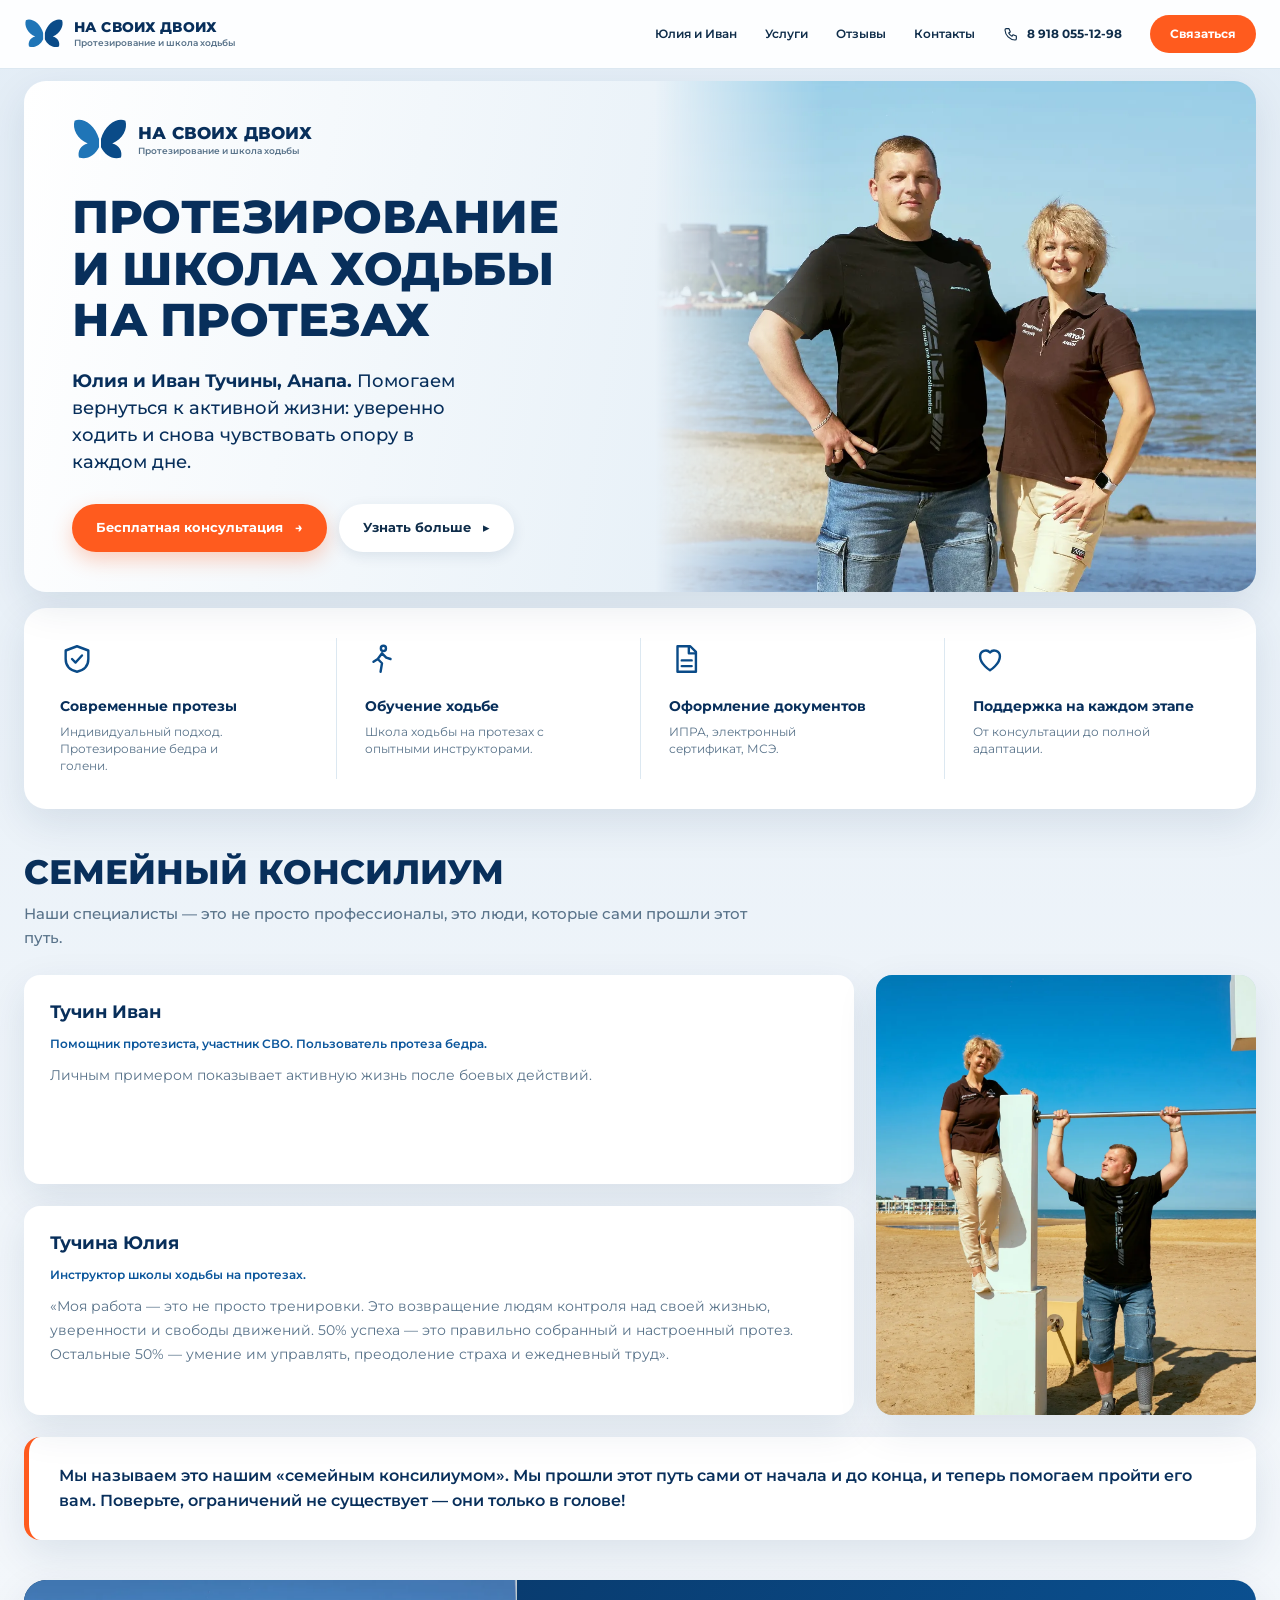
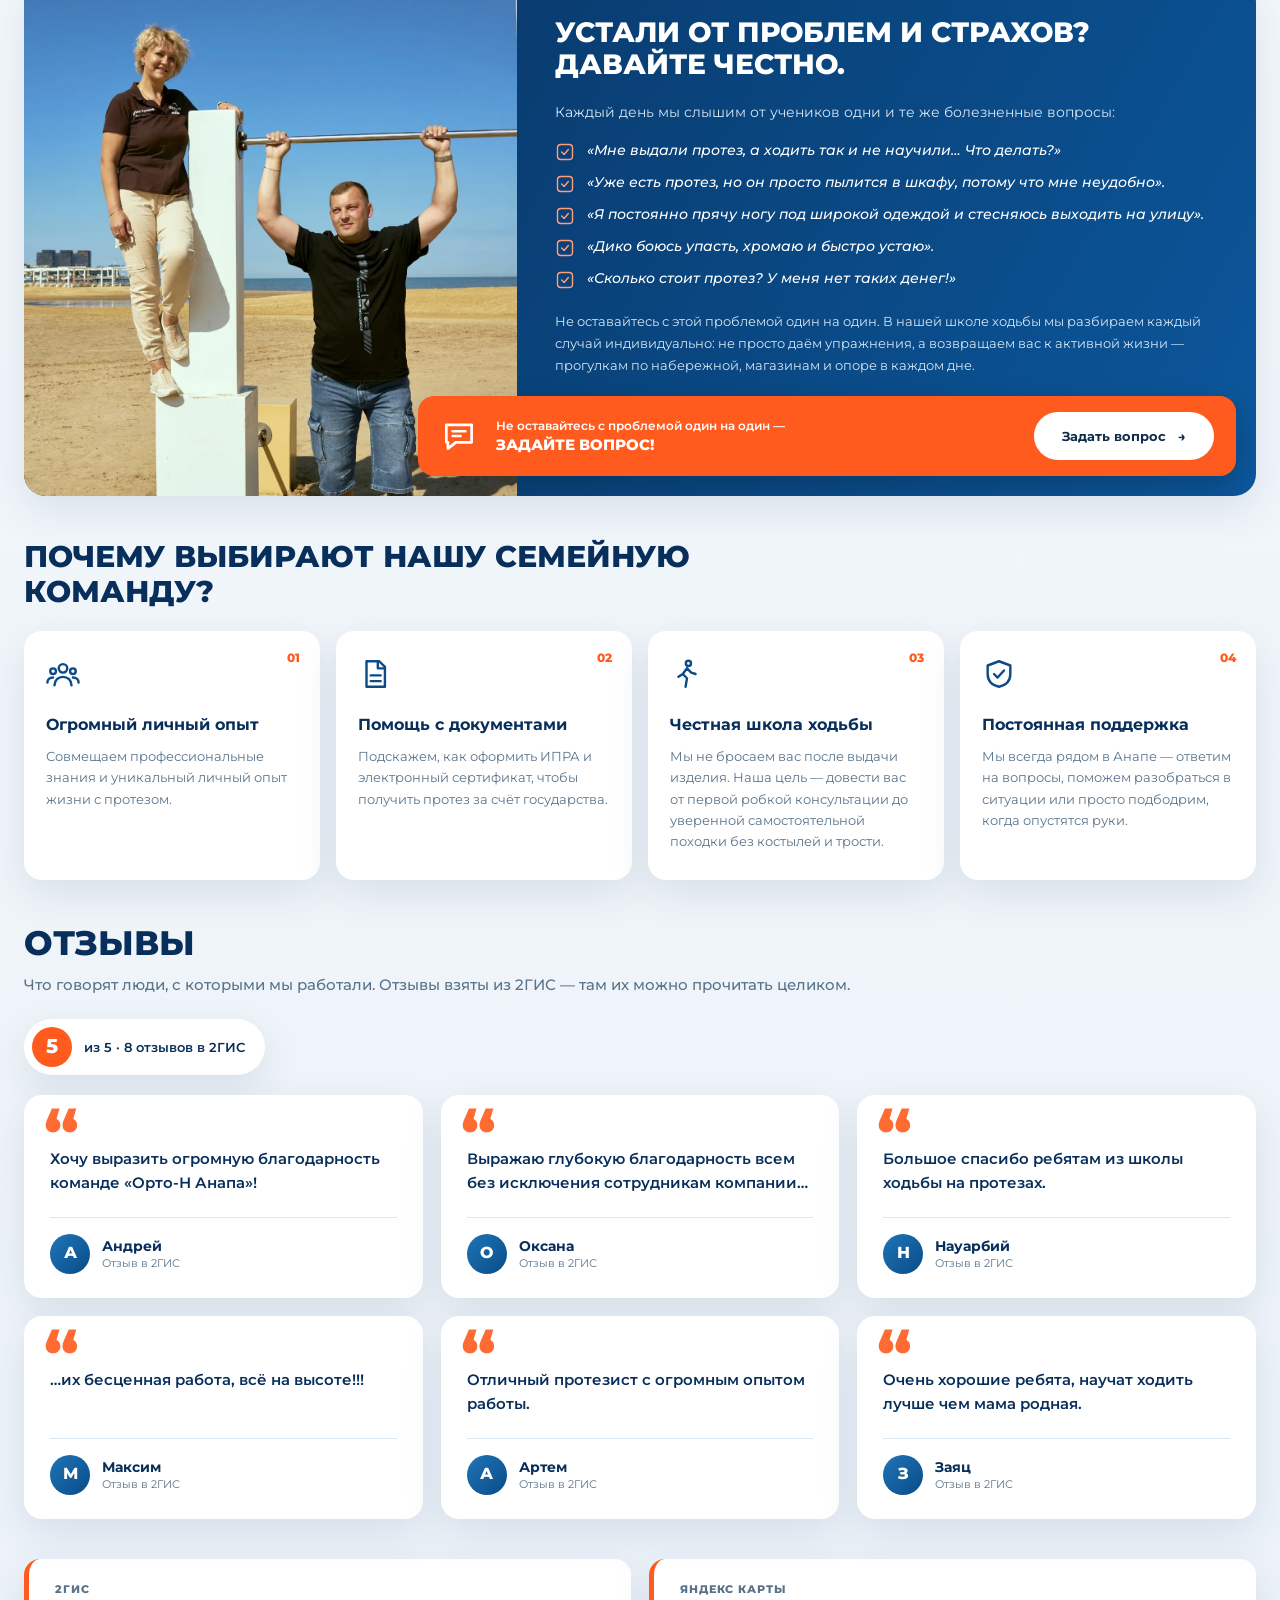
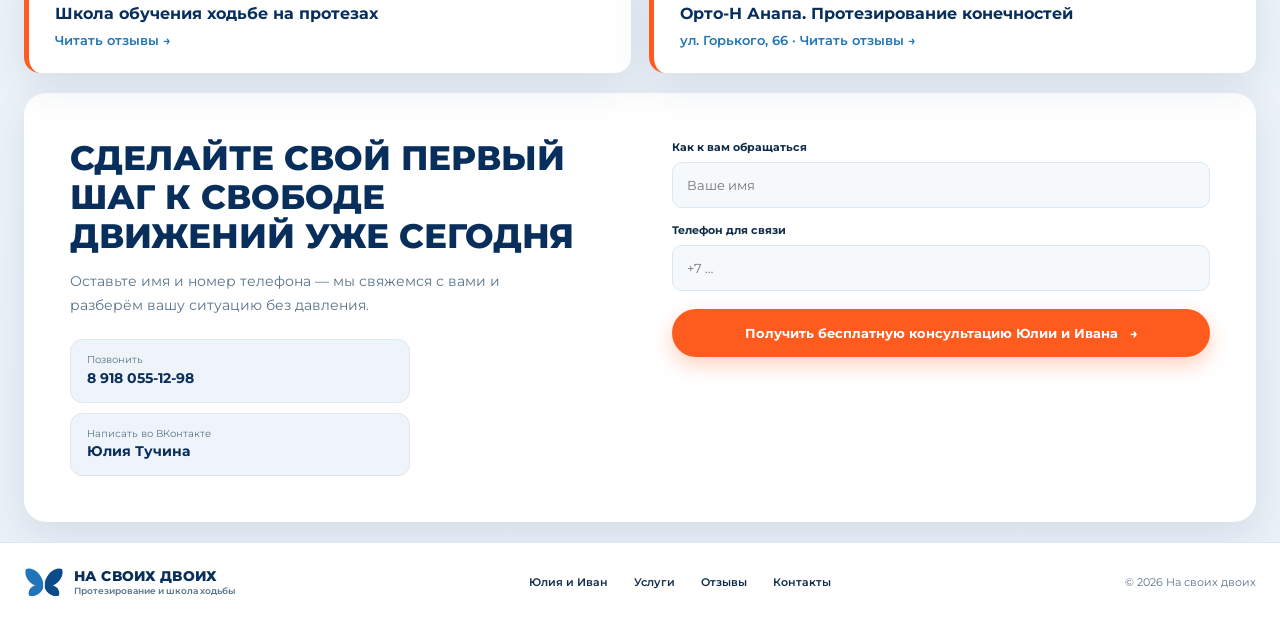
<file: index.html>
<!doctype html>
<html lang="ru">
<head>
  <meta charset="utf-8">
  <meta name="viewport" content="width=device-width, initial-scale=1">
  <meta name="theme-color" content="#0a4b88">
  <link rel="preconnect" href="https://fonts.googleapis.com">
  <link rel="preconnect" href="https://fonts.gstatic.com" crossorigin>
  <link href="https://fonts.googleapis.com/css2?family=Montserrat:wght@400;500;600;700;800;900&display=swap" rel="stylesheet">
  <meta name="description" content="Юлия и Иван Тучины, Анапа. Протезирование и школа ходьбы на протезах: помогаем уверенно ходить и снова чувствовать опору в каждом дне.">
  <meta property="og:type" content="website">
  <meta property="og:title" content="На своих двоих — протезирование и школа ходьбы на протезах">
  <meta property="og:description" content="Юлия и Иван Тучины, Анапа. Бесплатная консультация.">
  <meta property="og:image" content="assets/images/team.webp">
  <title>На своих двоих — протезирование и школа ходьбы на протезах в Анапе</title>
  <link rel="preload" as="image" href="assets/images/team.webp" fetchpriority="high">
  <link rel="stylesheet" href="styles.css?v=20261118b">
  <script src="site-config.js?v=20261118b" defer></script>
  <script src="script.js?v=20261118b" defer></script>
</head>
<body>
  <a class="skip-link" href="#main">Перейти к содержанию</a>
  <header class="site-header" id="top">
    <div class="container header-inner">
      <a class="brand " href="#top" aria-label="На своих двоих — на главную"><svg class="logo-svg" viewBox="0 0 64 56" aria-hidden="true"><path d="M31 27C26 10 12 2 3 6c-3 9 3 21 15 26-8 2-12 9-10 16 9 3 18-2 23-12z" fill="#1f75b7"/><path d="M33 27C38 10 52 2 61 6c3 9-3 21-15 26 8 2 12 9 10 16-9 3-18-2-23-12z" fill="#0a4b88"/><path d="M32 18v32" stroke="#fff" stroke-width="2" stroke-linecap="round"/></svg><span class="brand-name"><strong>НА СВОИХ ДВОИХ</strong><small>Протезирование и школа ходьбы</small></span></a>
      <button class="menu-toggle" type="button" aria-label="Открыть меню" aria-expanded="false" aria-controls="primary-nav"><span></span><span></span></button>
      <nav class="primary-nav" id="primary-nav" aria-label="Основная навигация">
        <a href="#team">Юлия и Иван</a><a href="#services">Услуги</a><a href="#reviews">Отзывы</a><a href="#contact">Контакты</a>
        <a class="nav-phone" data-phone-link href="#" hidden><svg class="ico" viewBox="0 0 24 24" fill="none" stroke="currentColor" stroke-width="1.7" stroke-linecap="round" stroke-linejoin="round" aria-hidden="true"><path d="M5 4h4l2 5-2.5 1.5a11 11 0 0 0 5 5L15 13l5 2v4a2 2 0 0 1-2 2A16 16 0 0 1 3 6a2 2 0 0 1 2-2z"/></svg><span data-phone-label></span></a>
        <a class="nav-cta" href="#contact">Связаться</a>
      </nav>
    </div>
  </header>
  <main id="main">
    <section class="container hero-wrap" id="about">
      <div class="hero">
        <div class="hero-copy">
          <a class="brand brand-hero" href="#top" aria-label="На своих двоих — на главную"><svg class="logo-svg" viewBox="0 0 64 56" aria-hidden="true"><path d="M31 27C26 10 12 2 3 6c-3 9 3 21 15 26-8 2-12 9-10 16 9 3 18-2 23-12z" fill="#1f75b7"/><path d="M33 27C38 10 52 2 61 6c3 9-3 21-15 26 8 2 12 9 10 16-9 3-18-2-23-12z" fill="#0a4b88"/><path d="M32 18v32" stroke="#fff" stroke-width="2" stroke-linecap="round"/></svg><span class="brand-name"><strong>НА СВОИХ ДВОИХ</strong><small>Протезирование и школа ходьбы</small></span></a>
          <h1>Протезирование и школа ходьбы на протезах</h1>
          <p class="hero-lead"><strong>Юлия и Иван Тучины, Анапа.</strong> Помогаем вернуться к активной жизни: уверенно ходить и снова чувствовать опору в каждом дне.</p>
          <div class="hero-actions"><a class="button button-accent" href="#contact">Бесплатная консультация <span aria-hidden="true">→</span></a><a class="button button-light" href="#team">Узнать больше <span aria-hidden="true">▸</span></a></div>
        </div>
        <div class="hero-photo"><img src="assets/images/team.webp" alt="Иван и Юлия Тучины на набережной в Анапе" width="1200" height="1800"></div>
      </div>
    </section>
    <section class="container features" id="services" aria-label="Услуги">
      <div class="features-grid">
        <a class="feature reveal" href="https://vk.ru/market-222995520" target="_blank" rel="noopener"><svg class="ico" viewBox="0 0 24 24" fill="none" stroke="currentColor" stroke-width="1.7" stroke-linecap="round" stroke-linejoin="round" aria-hidden="true"><path d="M12 3l8 3v6c0 5-3.5 8-8 9-4.5-1-8-4-8-9V6z"/><path d="M8.5 12l2.5 2.5 4.5-5"/></svg><h3>Современные протезы</h3><p>Индивидуальный подход. Протезирование бедра и голени.</p></a>
        <a class="feature reveal" href="https://vk.ru/market/product/obuchenie-khodbe-na-protezakh-222995520-15209427" target="_blank" rel="noopener"><svg class="ico" viewBox="0 0 24 24" fill="none" stroke="currentColor" stroke-width="1.7" stroke-linecap="round" stroke-linejoin="round" aria-hidden="true"><circle cx="13" cy="4.5" r="1.8"/><path d="M12 8l-3 4 3 3-1 6M12 8l3 3 3 1M9 12l-3 2"/></svg><h3>Обучение ходьбе</h3><p>Школа ходьбы на протезах с опытными инструкторами.</p></a>
        <a class="feature reveal" href="https://vk.ru/market/product/oformlenie-elektronnogo-sertifikata-tsr-222995520-15209444" target="_blank" rel="noopener"><svg class="ico" viewBox="0 0 24 24" fill="none" stroke="currentColor" stroke-width="1.7" stroke-linecap="round" stroke-linejoin="round" aria-hidden="true"><path d="M6 3h9l4 4v14H6z"/><path d="M14 3v5h5M9 13h7M9 17h7"/></svg><h3>Оформление документов</h3><p>ИПРА, электронный сертификат, МСЭ.</p></a>
        <a class="feature reveal" href="#contact"><svg class="ico" viewBox="0 0 24 24" fill="none" stroke="currentColor" stroke-width="1.7" stroke-linecap="round" stroke-linejoin="round" aria-hidden="true"><path d="M12 20s-7-4.4-7-10a4 4 0 0 1 7-2.6A4 4 0 0 1 19 10c0 5.6-7 10-7 10z"/></svg><h3>Поддержка на каждом этапе</h3><p>От консультации до полной адаптации.</p></a>
      </div>
    </section>
    <section class="container story" id="team">
      <div class="story-head"><h2>Семейный консилиум</h2><p class="lead">Наши специалисты — это не просто профессионалы, это люди, которые сами прошли этот путь.</p></div>
      <div class="team-layout">
        <div class="team-list">
          <article class="person reveal"><div class="person-body"><h3>Тучин Иван</h3><p class="role">Помощник протезиста, участник СВО. Пользователь протеза бедра.</p><p>Личным примером показывает активную жизнь после боевых действий.</p></div></article>
          <article class="person reveal"><div class="person-body"><h3>Тучина Юлия</h3><p class="role">Инструктор школы ходьбы на протезах.</p><p>«Моя работа — это не просто тренировки. Это возвращение людям контроля над своей жизнью, уверенности и свободы движений. 50% успеха — это правильно собранный и настроенный протез. Остальные 50% — умение им управлять, преодоление страха и ежедневный труд».</p></div></article>
        </div>
        <div class="team-photo reveal"><img src="assets/images/bar-2.webp" alt="Юлия и Иван Тучины на пляже в Анапе" loading="lazy" width="1200" height="1799"></div>
      </div>
      <blockquote class="story-quote reveal">Мы называем это нашим «семейным консилиумом». Мы прошли этот путь сами от начала и до конца, и теперь помогаем пройти его вам. Поверьте, ограничений не существует — они только в голове!</blockquote>
    </section>
    <section class="container problem-wrap" id="faq">
      <div class="problem">
        <div class="problem-photo"><img src="assets/images/bar-1.webp" alt="Юлия и Иван на турнике на пляже" loading="lazy"></div>
        <div class="problem-body">
          <h2>Устали от проблем и страхов? Давайте честно.</h2>
          <p class="problem-intro">Каждый день мы слышим от учеников одни и те же болезненные вопросы:</p>
          <ul class="checks">
            <li><svg class="ico" viewBox="0 0 24 24" fill="none" stroke="currentColor" stroke-width="1.7" stroke-linecap="round" stroke-linejoin="round" aria-hidden="true"><rect x="3" y="3" width="18" height="18" rx="4"/><path d="M8 12l3 3 5-6"/></svg><span>«Мне выдали протез, а ходить так и не научили… Что делать?»</span></li>
            <li><svg class="ico" viewBox="0 0 24 24" fill="none" stroke="currentColor" stroke-width="1.7" stroke-linecap="round" stroke-linejoin="round" aria-hidden="true"><rect x="3" y="3" width="18" height="18" rx="4"/><path d="M8 12l3 3 5-6"/></svg><span>«Уже есть протез, но он просто пылится в шкафу, потому что мне неудобно».</span></li>
            <li><svg class="ico" viewBox="0 0 24 24" fill="none" stroke="currentColor" stroke-width="1.7" stroke-linecap="round" stroke-linejoin="round" aria-hidden="true"><rect x="3" y="3" width="18" height="18" rx="4"/><path d="M8 12l3 3 5-6"/></svg><span>«Я постоянно прячу ногу под широкой одеждой и стесняюсь выходить на улицу».</span></li>
            <li><svg class="ico" viewBox="0 0 24 24" fill="none" stroke="currentColor" stroke-width="1.7" stroke-linecap="round" stroke-linejoin="round" aria-hidden="true"><rect x="3" y="3" width="18" height="18" rx="4"/><path d="M8 12l3 3 5-6"/></svg><span>«Дико боюсь упасть, хромаю и быстро устаю».</span></li>
            <li><svg class="ico" viewBox="0 0 24 24" fill="none" stroke="currentColor" stroke-width="1.7" stroke-linecap="round" stroke-linejoin="round" aria-hidden="true"><rect x="3" y="3" width="18" height="18" rx="4"/><path d="M8 12l3 3 5-6"/></svg><span>«Сколько стоит протез? У меня нет таких денег!»</span></li>
          </ul>
          <p class="problem-outro">Не оставайтесь с этой проблемой один на один. В нашей школе ходьбы мы разбираем каждый случай индивидуально: не просто даём упражнения, а возвращаем вас к активной жизни — прогулкам по набережной, магазинам и опоре в каждом дне.</p>
        </div>
        <div class="problem-cta"><span class="cta-ico"><svg class="ico" viewBox="0 0 24 24" fill="none" stroke="currentColor" stroke-width="1.7" stroke-linecap="round" stroke-linejoin="round" aria-hidden="true"><path d="M4 5h16v11H10l-5 4v-4H4z"/><path d="M8 9h8M8 12h5"/></svg></span><p>Не оставайтесь с проблемой один на один —<br><strong>задайте вопрос!</strong></p><a class="button button-white" href="#contact">Задать вопрос <span aria-hidden="true">→</span></a></div>
      </div>
    </section>
    <section class="container why" id="why"><h2>Почему выбирают нашу семейную команду?</h2>
      <div class="why-grid">
        <article class="why-card reveal"><span class="why-num">01</span><svg class="ico" viewBox="0 0 24 24" fill="none" stroke="currentColor" stroke-width="1.7" stroke-linecap="round" stroke-linejoin="round" aria-hidden="true"><circle cx="12" cy="8" r="3"/><circle cx="5" cy="10" r="2"/><circle cx="19" cy="10" r="2"/><path d="M6 20c0-3.5 2.7-6 6-6s6 2.5 6 6M1 18c0-2 1.5-3.5 4-3.5M23 18c0-2-1.5-3.5-4-3.5"/></svg><h3>Огромный личный опыт</h3><p>Совмещаем профессиональные знания и уникальный личный опыт жизни с протезом.</p></article>
        <article class="why-card reveal"><span class="why-num">02</span><svg class="ico" viewBox="0 0 24 24" fill="none" stroke="currentColor" stroke-width="1.7" stroke-linecap="round" stroke-linejoin="round" aria-hidden="true"><path d="M6 3h9l4 4v14H6z"/><path d="M14 3v5h5M9 13h7M9 17h7"/></svg><h3>Помощь с документами</h3><p>Подскажем, как оформить ИПРА и электронный сертификат, чтобы получить протез за счёт государства.</p></article>
        <article class="why-card reveal"><span class="why-num">03</span><svg class="ico" viewBox="0 0 24 24" fill="none" stroke="currentColor" stroke-width="1.7" stroke-linecap="round" stroke-linejoin="round" aria-hidden="true"><circle cx="13" cy="4.5" r="1.8"/><path d="M12 8l-3 4 3 3-1 6M12 8l3 3 3 1M9 12l-3 2"/></svg><h3>Честная школа ходьбы</h3><p>Мы не бросаем вас после выдачи изделия. Наша цель — довести вас от первой робкой консультации до уверенной самостоятельной походки без костылей и трости.</p></article>
        <article class="why-card reveal"><span class="why-num">04</span><svg class="ico" viewBox="0 0 24 24" fill="none" stroke="currentColor" stroke-width="1.7" stroke-linecap="round" stroke-linejoin="round" aria-hidden="true"><path d="M12 3l8 3v6c0 5-3.5 8-8 9-4.5-1-8-4-8-9V6z"/><path d="M8.5 12l2.5 2.5 4.5-5"/></svg><h3>Постоянная поддержка</h3><p>Мы всегда рядом в Анапе — ответим на вопросы, поможем разобраться в ситуации или просто подбодрим, когда опустятся руки.</p></article>
      </div>
    </section>
    <section class="container reviews" id="reviews">
      <h2>Отзывы</h2>
      <p class="lead">Что говорят люди, с которыми мы работали. Отзывы взяты из 2ГИС — там их можно прочитать целиком.</p>
      <div class="rating-badge"><strong>5</strong><span>из 5 · 8 отзывов в 2ГИС</span></div>
      <div class="review-grid">
        <figure class="review-card reveal"><blockquote>Хочу выразить огромную благодарность команде «Орто-Н Анапа»!</blockquote><figcaption><span class="avatar" aria-hidden="true">А</span><span><strong>Андрей</strong><small>Отзыв в 2ГИС</small></span></figcaption></figure>
        <figure class="review-card reveal"><blockquote>Выражаю глубокую благодарность всем без исключения сотрудникам компании…</blockquote><figcaption><span class="avatar" aria-hidden="true">О</span><span><strong>Оксана</strong><small>Отзыв в 2ГИС</small></span></figcaption></figure>
        <figure class="review-card reveal"><blockquote>Большое спасибо ребятам из школы ходьбы на протезах.</blockquote><figcaption><span class="avatar" aria-hidden="true">Н</span><span><strong>Науарбий</strong><small>Отзыв в 2ГИС</small></span></figcaption></figure>
        <figure class="review-card reveal"><blockquote>…их бесценная работа, всё на высоте!!!</blockquote><figcaption><span class="avatar" aria-hidden="true">М</span><span><strong>Максим</strong><small>Отзыв в 2ГИС</small></span></figcaption></figure>
        <figure class="review-card reveal"><blockquote>Отличный протезист с огромным опытом работы.</blockquote><figcaption><span class="avatar" aria-hidden="true">А</span><span><strong>Артем</strong><small>Отзыв в 2ГИС</small></span></figcaption></figure>
        <figure class="review-card reveal"><blockquote>Очень хорошие ребята, научат ходить лучше чем мама родная.</blockquote><figcaption><span class="avatar" aria-hidden="true">З</span><span><strong>Заяц</strong><small>Отзыв в 2ГИС</small></span></figcaption></figure>
      </div>
      <div class="video-grid" data-videos hidden></div>
      <div class="review-links">
        <a class="review-link" href="https://2gis.ru/novorossiysk/geo/70000001118964839" target="_blank" rel="noopener"><span>2ГИС</span><strong>Школа обучения ходьбе на протезах</strong><em>Читать отзывы →</em></a>
        <a class="review-link" href="https://yandex.ru/maps/org/orto_n_anapa_protezirovaniye_konechnostey/31009402547/reviews/" target="_blank" rel="noopener"><span>Яндекс Карты</span><strong>Орто-Н Анапа. Протезирование конечностей</strong><em>ул. Горького, 66 · Читать отзывы →</em></a>
      </div>
    </section>
    <section class="container contact-section" id="contact">
      <div class="contact-card">
        <div class="contact-copy"><h2>Сделайте свой первый шаг к свободе движений уже сегодня</h2><p>Оставьте имя и номер телефона — мы свяжемся с вами и разберём вашу ситуацию без давления.</p>
          <div class="configured-contact" data-contact-links hidden><a data-phone-link href="#" hidden><span>Позвонить</span><strong data-phone-label></strong></a><a data-email-link href="#" hidden><span>Написать на почту</span><strong data-email-label></strong></a><a data-vk-link href="#" target="_blank" rel="noopener" hidden><span>Написать во ВКонтакте</span><strong>Юлия Тучина</strong></a></div></div>
        <form class="contact-form" id="contact-form">
          <label for="name">Как к вам обращаться</label><input id="name" name="name" autocomplete="name" placeholder="Ваше имя" required>
          <label for="phone">Телефон для связи</label><input id="phone" name="phone" type="tel" autocomplete="tel" placeholder="+7 …" required>
          <button class="button button-accent" type="submit">Получить бесплатную консультацию Юлии и Ивана <span aria-hidden="true">→</span></button>
          <p class="form-status" id="form-status" role="status" aria-live="polite"></p>
          <p class="form-disclaimer" id="form-disclaimer" hidden></p>
        </form>
      </div>
    </section>
  </main>
  <footer class="site-footer"><div class="container footer-inner"><a class="brand brand-footer" href="#top" aria-label="На своих двоих — на главную"><svg class="logo-svg" viewBox="0 0 64 56" aria-hidden="true"><path d="M31 27C26 10 12 2 3 6c-3 9 3 21 15 26-8 2-12 9-10 16 9 3 18-2 23-12z" fill="#1f75b7"/><path d="M33 27C38 10 52 2 61 6c3 9-3 21-15 26 8 2 12 9 10 16-9 3-18-2-23-12z" fill="#0a4b88"/><path d="M32 18v32" stroke="#fff" stroke-width="2" stroke-linecap="round"/></svg><span class="brand-name"><strong>НА СВОИХ ДВОИХ</strong><small>Протезирование и школа ходьбы</small></span></a><nav class="footer-nav" aria-label="Нижняя навигация"><a href="#team">Юлия и Иван</a><a href="#services">Услуги</a><a href="#reviews">Отзывы</a><a href="#contact">Контакты</a></nav><span class="footer-copy">© <span id="year">2026</span> На своих двоих</span></div></footer>
</body>
</html>
</file>
<file: styles.css>
:root{--blue:#0a4b88;--blue-deep:#082f5b;--blue-soft:#0c579c;--blue-mid:#1f75b7;--ink:#0f2d4a;--muted:#59738a;--bg:#eef4f9;--paper:#f9f9f9;--white:#fff;--line:#dce8f1;--accent:#ff5b1e;--accent-hover:#e84e14;--radius:22px;--shadow:0 14px 40px rgba(8,47,91,.1);--container:1240px}
*{box-sizing:border-box}html{scroll-behavior:smooth;scroll-padding-top:90px}
body{margin:0;background:linear-gradient(180deg,#e3edf6,#f3f7fb 40%,#eaf1f8);color:var(--ink);font-family:Montserrat,Inter,system-ui,sans-serif;font-size:16px;line-height:1.55;-webkit-font-smoothing:antialiased}
img{display:block;max-width:100%}a{color:inherit;text-decoration:none}ul{list-style:none;margin:0;padding:0}
h1,h2,h3,p{margin:0}
:focus-visible{outline:3px solid var(--accent);outline-offset:3px}
.container{width:min(var(--container),calc(100% - 48px));margin-inline:auto}
.skip-link{position:absolute;left:16px;top:-60px;z-index:1000;background:#fff;padding:12px 16px;border-radius:10px}.skip-link:focus{top:16px}
.ico{width:34px;height:34px;flex:none}
/* header */
.site-header{position:sticky;top:0;z-index:50;background:rgba(255,255,255,.92);backdrop-filter:blur(12px);border-bottom:1px solid var(--line)}
.header-inner{display:flex;align-items:center;justify-content:space-between;gap:24px;min-height:68px}
.brand{display:flex;align-items:center;gap:10px}.logo-svg{width:40px;height:36px}
.brand-name{display:flex;flex-direction:column;line-height:1.1}.brand-name strong{font-size:14px;font-weight:800;color:var(--blue-deep);letter-spacing:.01em}.brand-name small{font-size:8.5px;font-weight:600;color:var(--muted);margin-top:3px}
.primary-nav{display:flex;align-items:center;gap:28px;font-size:12px;font-weight:600;color:var(--ink)}
.primary-nav>a:not(.nav-cta):not(.nav-phone):hover{color:var(--blue-mid)}
.nav-phone{display:inline-flex;align-items:center;gap:8px;font-weight:700}.nav-phone .ico{width:16px;height:16px}
.nav-cta{background:var(--accent);color:#fff;border-radius:999px;padding:10px 20px;font-weight:700;transition:background .2s}.nav-cta:hover{background:var(--accent-hover)}
.menu-toggle{display:none;width:44px;height:44px;border:1px solid var(--line);background:#fff;border-radius:50%;align-items:center;justify-content:center;flex-direction:column;gap:6px;cursor:pointer}.menu-toggle span{width:18px;height:2px;background:var(--ink);transition:transform .2s}
/* hero */
.hero-wrap{margin-top:12px}
.hero{position:relative;display:grid;grid-template-columns:1.05fr 1fr;min-height:420px;border-radius:var(--radius);overflow:hidden;background:linear-gradient(100deg,#fff 0%,#e8f1f8 55%,#cfe1f0);box-shadow:var(--shadow)}
.hero-copy{position:relative;z-index:2;padding:34px clamp(24px,4vw,48px) 40px}
.brand-hero{margin-bottom:26px}.brand-hero .logo-svg{width:56px;height:50px}.brand-hero .brand-name strong{font-size:17px}.brand-hero .brand-name small{font-size:9px}
h1{font-size:clamp(28px,3.7vw,46px);line-height:1.12;font-weight:800;text-transform:uppercase;color:var(--blue-deep);max-width:560px;letter-spacing:-.01em}
.hero-lead{margin-top:22px;max-width:420px;font-size:clamp(15px,1.5vw,18px);font-weight:500;line-height:1.5;color:var(--blue-deep)}
.hero-actions{display:flex;flex-wrap:wrap;gap:12px;margin-top:28px}
.hero-photo{position:relative;min-height:300px}
.hero-photo img{position:absolute;inset:0;width:100%;height:100%;object-fit:cover;object-position:center 28%;-webkit-mask-image:linear-gradient(90deg,transparent,#000 28%);mask-image:linear-gradient(90deg,transparent,#000 28%)}
.hero-script{display:none;position:absolute;top:26px;right:30px;z-index:2;font-family:"Segoe Script","Brush Script MT",cursive;font-style:italic;font-size:clamp(18px,2vw,26px);line-height:1.2;color:var(--blue);text-align:left;text-shadow:0 1px 8px rgba(255,255,255,.8)}
.button{display:inline-flex;align-items:center;justify-content:center;gap:12px;min-height:48px;padding:0 24px;border:0;border-radius:999px;font:inherit;font-size:13px;font-weight:700;cursor:pointer;transition:transform .2s,background .2s}
.button:hover{transform:translateY(-2px)}.button .ico{width:18px;height:18px}
.button-accent{background:var(--accent);color:#fff;box-shadow:0 8px 20px rgba(255,91,30,.28)}.button-accent:hover{background:var(--accent-hover)}
.button-light{background:#fff;color:var(--ink);box-shadow:0 4px 14px rgba(8,47,91,.1)}
.button-white{background:#fff;color:var(--ink);padding:0 28px}
.button-outline{background:rgba(255,255,255,.06);color:#fff;border:1px solid rgba(255,255,255,.55)}
/* features */
.features{margin-top:16px}
.features-grid{display:grid;grid-template-columns:repeat(4,1fr);background:#fff;border-radius:var(--radius);box-shadow:var(--shadow);padding:30px 8px}
.feature{padding:4px 28px;border-left:1px solid var(--line);color:var(--blue)}.feature:first-child{border-left:0}
.feature h3{margin:14px 0 8px;font-size:14px;line-height:1.3;font-weight:700;color:var(--blue-deep)}
.feature p{font-size:11.5px;line-height:1.5;color:var(--muted);max-width:200px}
.trust{background:transparent}.trust h2{font-size:22px;font-weight:700;color:var(--blue-deep);margin:30px 0 14px}
.trust .feature{color:var(--blue)}
/* team */
.story,.why{margin-top:44px}.story-head{max-width:760px}.story-quote{margin:22px 0 0;padding:26px 30px;background:#fff;border-left:5px solid var(--accent);border-radius:16px;box-shadow:var(--shadow);font-size:16px;font-weight:600;line-height:1.6;color:var(--blue-deep)}
h2{font-size:clamp(26px,3vw,34px);font-weight:800;line-height:1.15;text-transform:uppercase;color:var(--blue-deep)}
.lead{margin-top:10px;font-size:15px;line-height:1.55;color:var(--muted);font-weight:500}
.team-grid{display:grid;grid-template-columns:repeat(2,1fr);gap:22px;margin-top:26px}
.person{background:#fff;border-radius:16px;overflow:hidden;box-shadow:var(--shadow);display:flex;flex-direction:column}
.person-photo{aspect-ratio:16/11;overflow:hidden;background:#c9dbea}.person-photo img{width:100%;height:100%;object-fit:cover;object-position:center 30%}
.person-body{padding:18px 22px 24px}.person h3{font-size:16px;font-weight:700;color:var(--blue-deep);margin-bottom:8px}
.person .role{font-size:12px;font-weight:600;color:var(--blue-soft);margin-bottom:12px;line-height:1.45}.person-body p:last-child{font-size:13px;line-height:1.7;color:var(--muted)}
.ph{display:grid;place-items:center;background:linear-gradient(135deg,#b9d3e8,#dce8f1)}.ph span{font-size:12px;font-weight:700;letter-spacing:.14em;text-transform:uppercase;color:var(--blue);opacity:.55}
/* problem */
.problem-wrap{margin-top:40px}
.problem{position:relative;display:grid;grid-template-columns:.8fr 1.2fr;border-radius:var(--radius);overflow:hidden;background:linear-gradient(120deg,var(--blue-deep),var(--blue) 70%,var(--blue-soft));color:#fff;box-shadow:var(--shadow)}
.problem-photo{position:relative;min-height:100%}.problem-photo img{position:absolute;inset:0;width:100%;height:100%;object-fit:cover;object-position:center 30%}
.problem-body{padding:36px clamp(24px,3vw,44px) 120px}.problem-intro{font-size:14px;color:#d6e6f5;margin-bottom:16px}.problem-outro{margin-top:20px;font-size:13px;line-height:1.7;color:#d6e6f5}.problem h2{color:#fff;font-size:clamp(22px,2.4vw,28px);margin-bottom:22px}
.checks{display:grid;gap:10px}.checks li{display:flex;align-items:flex-start;gap:12px;font-size:14px;font-style:italic;font-weight:500;line-height:1.5;color:#fff}.checks .ico{width:20px;height:20px;margin-top:2px;color:#ff9d78}
.problem-cta{position:absolute;left:32%;right:20px;bottom:20px;display:flex;align-items:center;gap:18px;background:var(--accent);border-radius:16px;padding:16px 22px;box-shadow:0 12px 30px rgba(0,0,0,.2)}
.cta-ico{display:grid;place-items:center}.cta-ico .ico{width:38px;height:38px;color:#fff}
.problem-cta p{flex:1;font-size:12px;font-weight:600;line-height:1.4}.problem-cta strong{font-size:15px;font-weight:800;text-transform:uppercase}
/* banner */
.banner-wrap{margin-top:20px}
.banner{position:relative;overflow:hidden;border-radius:var(--radius);padding:38px clamp(24px,4vw,48px);background:radial-gradient(ellipse at 85% 80%,rgba(255,150,80,.5),transparent 45%),linear-gradient(110deg,var(--blue-deep),var(--blue) 65%,#2f6fa8);color:#fff;min-height:200px}
.banner h2{color:#fff;font-size:clamp(20px,2.3vw,26px);text-transform:none;font-weight:700;max-width:420px}.banner p{margin-top:10px;max-width:400px;font-size:13px;color:#d9e8f5;line-height:1.5}
.banner-script{position:absolute;right:6%;top:34px;font-family:"Segoe Script","Brush Script MT",cursive;font-style:italic;font-size:20px;line-height:1.2;color:#cfe3f4;transform:rotate(-6deg)}
/* contact */
.contact-section{margin-top:20px;margin-bottom:20px}
.contact-card{display:grid;grid-template-columns:1fr 1fr;gap:clamp(28px,5vw,64px);background:#fff;border-radius:var(--radius);padding:clamp(26px,4vw,46px);box-shadow:var(--shadow)}
.contact-copy p{margin-top:14px;font-size:14px;line-height:1.7;color:var(--muted);max-width:430px}
.configured-contact{margin-top:22px;display:grid;gap:10px;max-width:340px}.configured-contact a{display:flex;flex-direction:column;padding:12px 16px;border:1px solid var(--line);border-radius:12px;background:var(--bg)}.configured-contact span{font-size:10px;color:var(--muted)}.configured-contact strong{font-size:14px;color:var(--blue-deep)}
.contact-form label{display:block;font-size:11px;font-weight:700;margin:14px 0 6px}.contact-form label:first-child{margin-top:0}.optional{font-weight:500;color:var(--muted)}
.contact-form input,.contact-form textarea{width:100%;border:1px solid var(--line);background:#f6f9fc;border-radius:10px;padding:12px 14px;font:inherit;font-size:13px;color:var(--ink)}.contact-form input:focus,.contact-form textarea:focus{border-color:var(--blue-mid);outline:0}
.contact-form .button{margin-top:18px;width:100%}.form-status{margin-top:10px;font-size:12px;color:var(--blue)}.form-status:empty{display:none}.form-disclaimer{margin-top:10px;font-size:10px;color:var(--muted);line-height:1.6}
/* footer */
.site-footer{background:#fff;border-top:1px solid var(--line);margin-top:8px}
.footer-inner{display:flex;align-items:center;justify-content:space-between;gap:24px;padding:22px 0;flex-wrap:wrap}
.footer-nav{display:flex;gap:26px;font-size:11px;font-weight:600}.footer-nav a:hover{color:var(--blue-mid)}.footer-copy{font-size:11px;color:var(--muted)}
/* motion */
.js-motion .reveal{opacity:0;transform:translateY(18px);transition:opacity .6s,transform .6s}.js-motion .reveal.is-visible{opacity:1;transform:none}
@media(prefers-reduced-motion:reduce){*{transition:none!important;scroll-behavior:auto!important}}
@media(max-width:1000px){.features-grid{grid-template-columns:repeat(2,1fr);row-gap:24px}.feature:nth-child(3){border-left:0}.team-grid{grid-template-columns:1fr 1fr}.problem{grid-template-columns:1fr}.problem-photo{min-height:200px}.problem-body{padding-bottom:30px}.problem-cta{position:static;margin:0 20px 20px}.nav-phone{display:none}}
@media(max-width:780px){.container{width:calc(100% - 32px)}.menu-toggle{display:flex}
.primary-nav{display:none;position:absolute;left:16px;right:16px;top:calc(100% + 6px);flex-direction:column;align-items:stretch;gap:2px;background:#fff;padding:14px;border-radius:16px;border:1px solid var(--line);box-shadow:var(--shadow);font-size:14px}.primary-nav.is-open{display:flex}.primary-nav>a{padding:11px 10px}.nav-cta{text-align:center;margin-top:6px}
.menu-toggle[aria-expanded="true"] span:first-child{transform:translateY(4px) rotate(45deg)}.menu-toggle[aria-expanded="true"] span:last-child{transform:translateY(-4px) rotate(-45deg)}
.hero{grid-template-columns:1fr}.hero-photo{min-height:360px;order:2}.hero-photo img{-webkit-mask-image:linear-gradient(180deg,transparent,#000 22%);mask-image:linear-gradient(180deg,transparent,#000 22%)}
.team-grid{grid-template-columns:1fr}.person-photo{aspect-ratio:4/3}.contact-card{grid-template-columns:1fr}.problem-cta{flex-wrap:wrap}.banner-script{display:none}.footer-inner{flex-direction:column;align-items:flex-start}.footer-nav{flex-wrap:wrap;gap:14px 22px}}
@media(max-width:520px){.features-grid{grid-template-columns:1fr}.feature,.feature:nth-child(3){border-left:0;padding:4px 22px}.hero-copy{padding:24px 20px}}
.why h2{font-size:clamp(22px,2.6vw,30px);max-width:700px;margin-bottom:22px}
.why-grid{display:grid;grid-template-columns:repeat(4,1fr);gap:16px}
.why-card{position:relative;background:#fff;border-radius:18px;padding:26px 22px 28px;box-shadow:var(--shadow);color:var(--blue)}
.why-num{position:absolute;top:18px;right:20px;font-size:12px;font-weight:800;color:var(--accent)}
.why-card h3{margin:16px 0 10px;font-size:16px;line-height:1.3;font-weight:700;color:var(--blue-deep)}.why-card p{font-size:12.5px;line-height:1.7;color:var(--muted)}
.banner{padding-right:min(36%,420px)}.banner-photo{position:absolute;right:0;top:0;width:min(36%,420px);height:100%;object-fit:cover;object-position:center 25%;-webkit-mask-image:linear-gradient(90deg,transparent,#000 35%);mask-image:linear-gradient(90deg,transparent,#000 35%)}.banner-copy{position:relative;z-index:1}.banner h2{max-width:520px}
.hero-lead strong{font-weight:700}
@media(max-width:1000px){.why-grid{grid-template-columns:repeat(2,1fr)}}
@media(max-width:780px){.banner{padding-right:clamp(24px,4vw,48px);padding-bottom:0}.banner-photo{position:static;display:block;width:calc(100% + 2*clamp(24px,4vw,48px));margin:24px calc(-1*clamp(24px,4vw,48px)) 0;height:260px;-webkit-mask-image:linear-gradient(180deg,transparent,#000 30%);mask-image:linear-gradient(180deg,transparent,#000 30%)}.why-grid{grid-template-columns:1fr}.problem-photo{min-height:260px}}

/* v3: услуги-ссылки, команда с общим фото, отзывы */
.features{margin-top:16px}
a.feature{display:block;transition:transform .2s,background .2s}a.feature:hover{transform:translateY(-2px)}a.feature:hover h3{color:var(--blue-mid)}
.team-layout{display:grid;grid-template-columns:1fr minmax(300px,380px);gap:22px;align-items:stretch;margin-top:26px}
.team-list{display:grid;grid-auto-rows:1fr;gap:22px}
.team-list .person-body{padding:24px 26px 28px}.team-list .person h3{font-size:18px}.team-list .person-body p:last-child{font-size:14px}
.team-photo{position:relative;border-radius:16px;overflow:hidden;box-shadow:var(--shadow);background:#c9dbea;min-height:440px}.team-photo img{position:absolute;inset:0;width:100%;height:100%;object-fit:cover;object-position:center 35%}
.reviews{margin-top:44px}.reviews .lead{margin-bottom:22px}
.video-grid{display:grid;grid-template-columns:repeat(auto-fit,minmax(260px,1fr));gap:18px;margin-bottom:18px}
.video-card{margin:0;background:#fff;border-radius:16px;overflow:hidden;box-shadow:var(--shadow)}.video-card video,.video-card iframe{display:block;width:100%;aspect-ratio:16/9;border:0;background:#000}.video-card figcaption{padding:12px 16px;font-size:13px;font-weight:600;color:var(--blue-deep)}
.review-links{display:grid;grid-template-columns:repeat(2,1fr);gap:18px}
.review-link{display:flex;flex-direction:column;gap:6px;background:#fff;border-radius:16px;padding:22px 26px;box-shadow:var(--shadow);border-left:5px solid var(--accent);transition:transform .2s}.review-link:hover{transform:translateY(-2px)}
.review-link span{font-size:11px;font-weight:800;letter-spacing:.08em;text-transform:uppercase;color:var(--muted)}.review-link strong{font-size:16px;line-height:1.3;color:var(--blue-deep)}.review-link em{font-style:normal;font-size:13px;font-weight:600;color:var(--blue-mid)}
.configured-contact a[hidden]{display:none}
@media(max-width:1000px){.team-layout{grid-template-columns:1fr}.team-list{grid-auto-rows:auto}.team-photo{min-height:0;aspect-ratio:4/3}.team-photo img{object-position:center 30%}.review-links{grid-template-columns:1fr}}

/* отзывы-карточки */
.rating-badge{display:inline-flex;align-items:center;gap:12px;margin-bottom:20px;background:#fff;border-radius:999px;padding:8px 20px 8px 8px;box-shadow:var(--shadow)}.rating-badge strong{display:grid;place-items:center;width:40px;height:40px;border-radius:50%;background:var(--accent);color:#fff;font-size:20px;font-weight:800}.rating-badge span{font-size:13px;font-weight:600;color:var(--blue-deep)}
.review-grid{display:grid;grid-template-columns:repeat(3,1fr);gap:18px;margin-bottom:22px}
.review-card{position:relative;margin:0;display:flex;flex-direction:column;justify-content:space-between;gap:22px;background:#fff;border-radius:18px;padding:52px 26px 24px;box-shadow:var(--shadow)}
.review-card::before{content:"\201C";position:absolute;top:6px;left:20px;font-size:64px;line-height:1;font-weight:800;color:var(--accent);opacity:.9}
.review-card blockquote{margin:0;font-size:15px;line-height:1.6;font-weight:600;color:var(--blue-deep)}
.review-card figcaption{display:flex;align-items:center;gap:12px;padding-top:16px;border-top:1px solid var(--line)}
.review-card .avatar{display:grid;place-items:center;flex:none;width:40px;height:40px;border-radius:50%;background:linear-gradient(135deg,var(--blue-mid),var(--blue));color:#fff;font-weight:800}
.review-card figcaption span:last-child{display:flex;flex-direction:column;line-height:1.3}.review-card strong{font-size:14px;color:var(--blue-deep)}.review-card small{font-size:11px;color:var(--muted)}
@media(max-width:1000px){.review-grid{grid-template-columns:repeat(2,1fr)}}
@media(max-width:620px){.review-grid{grid-template-columns:1fr}}
</file>
